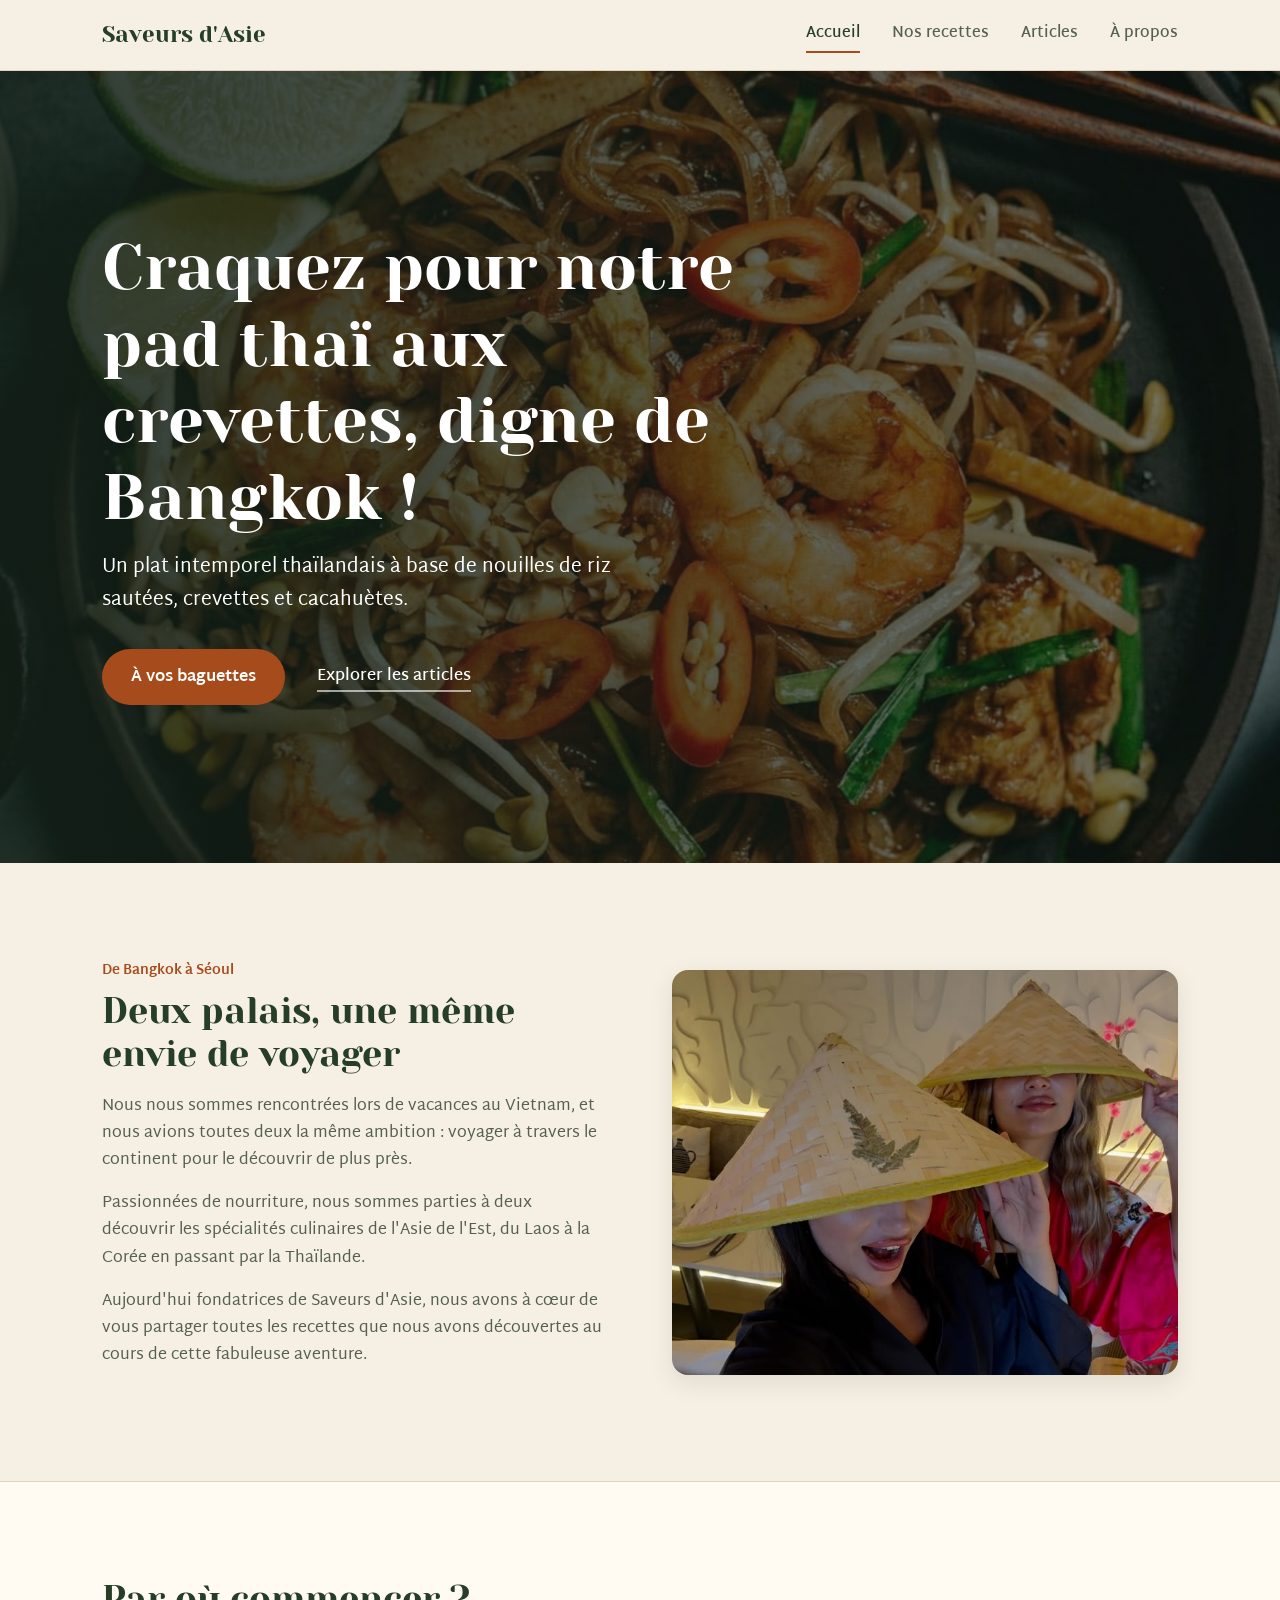
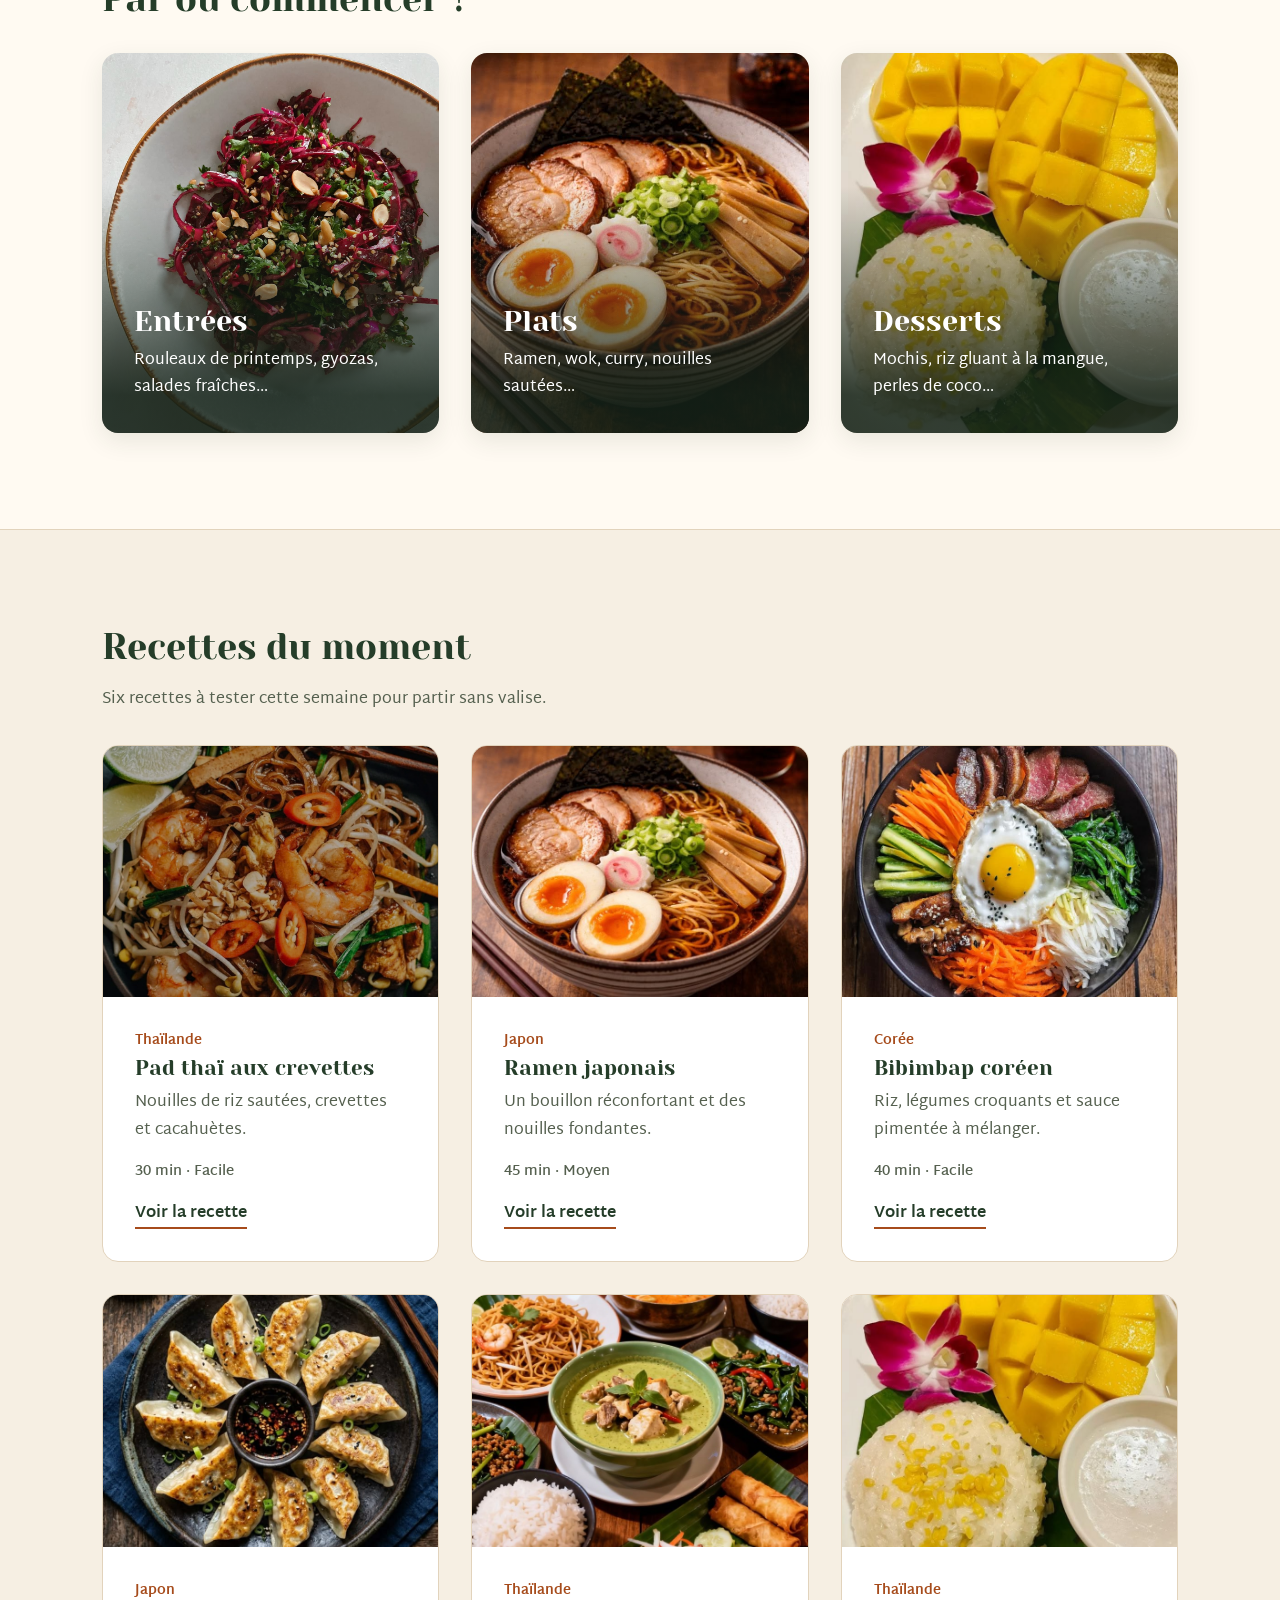
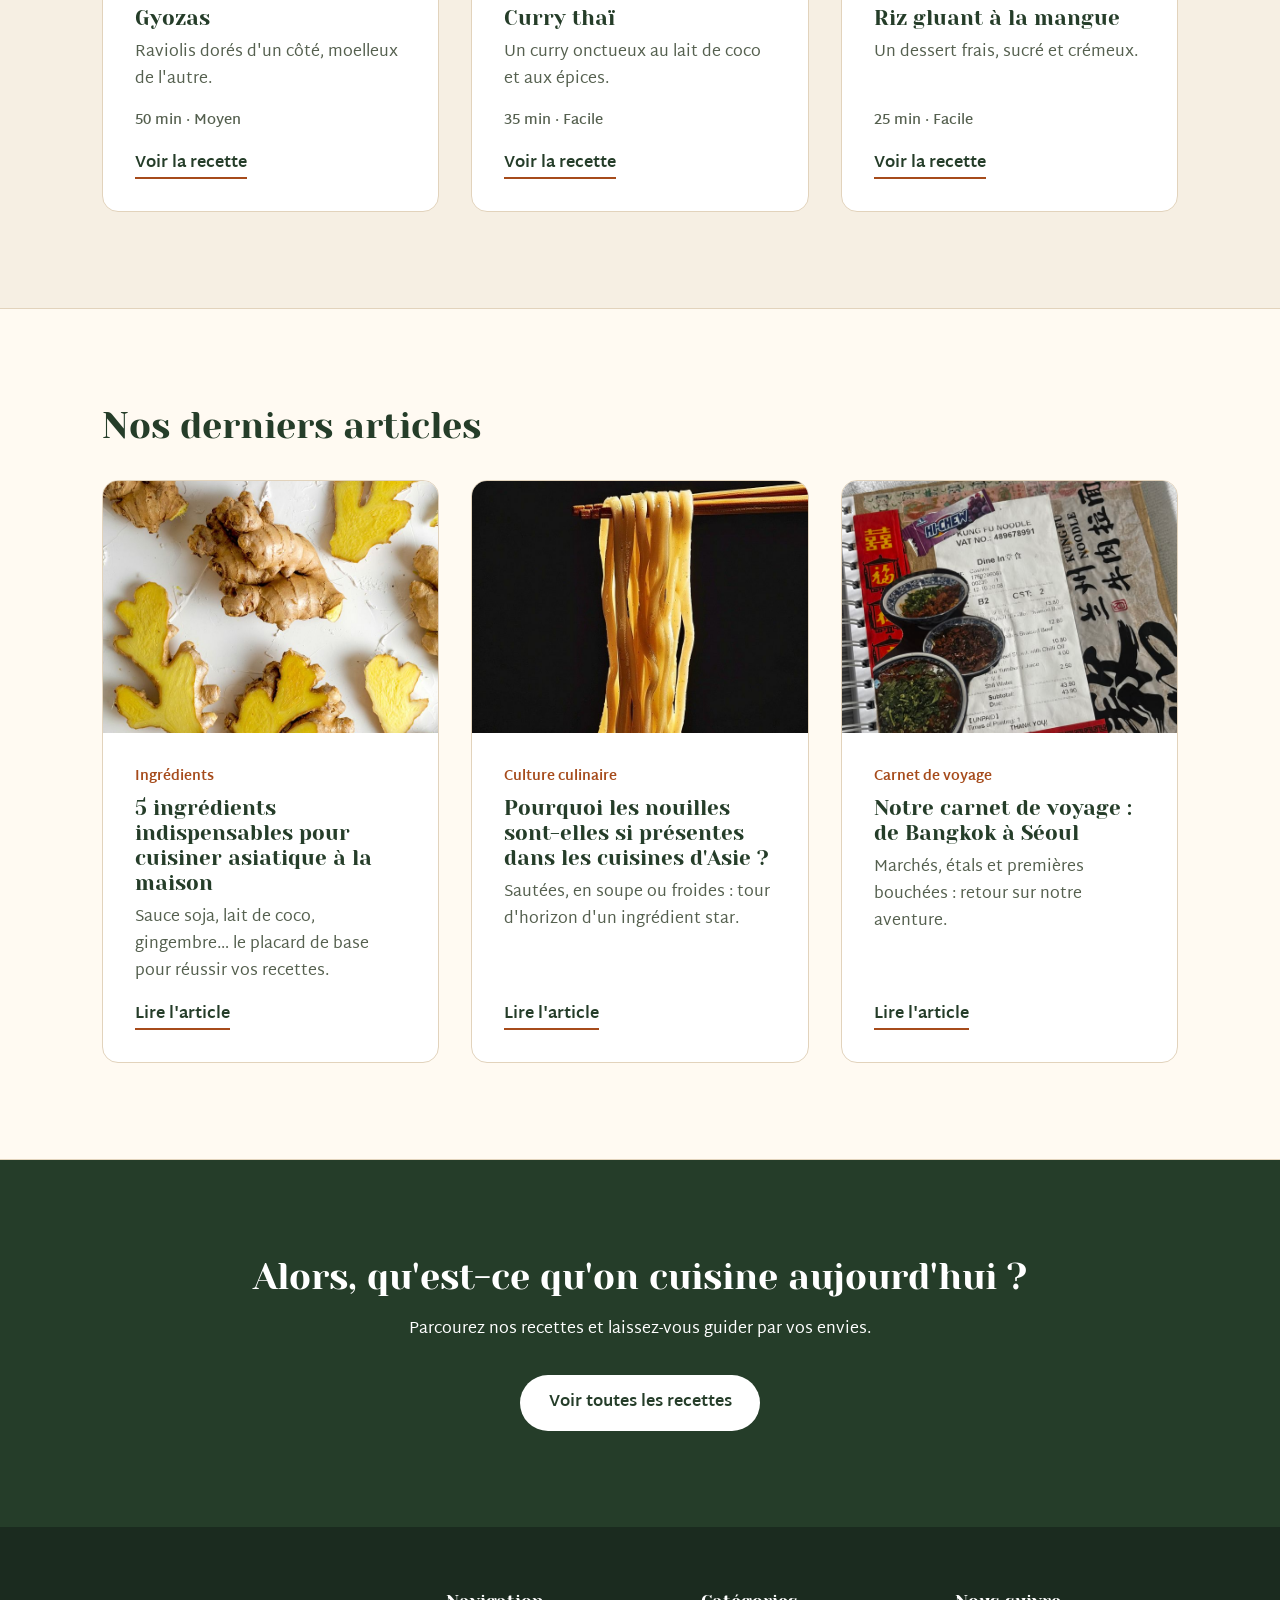
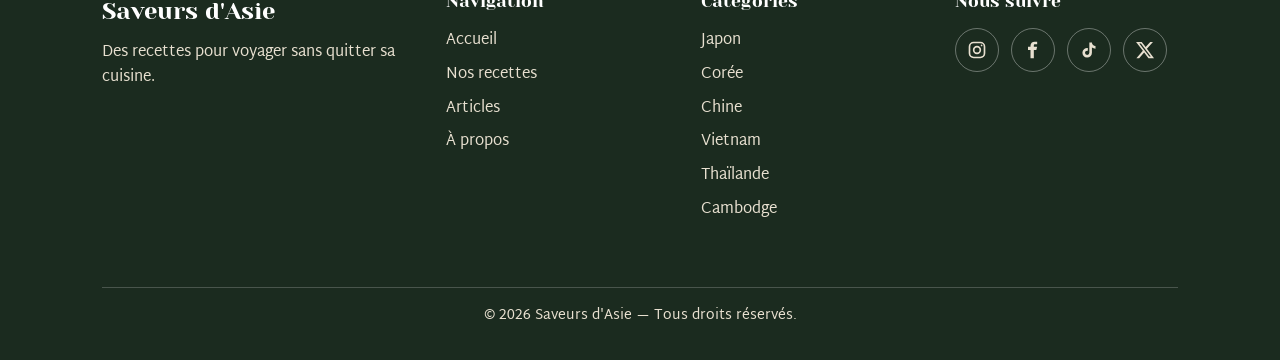
<file: index.html>
<!DOCTYPE html>
<html lang="fr">
<head>
  <meta charset="UTF-8">
  <meta name="viewport" content="width=device-width, initial-scale=1.0">

  <title> Saveurs d'Asie — Accueil</title>
  <meta name="description" content="Recettes asiatiques authentiques, gourmandes et accessibles : Japon, Chine, Thaïlande, Corée, Vietnam et Cambodge. Voyagez depuis votre cuisine.">

  <!-- Aperçu de partage (Open Graph) : mettre l'URL complète de l'image une fois le site en ligne -->
  <meta property="og:title" content="Saveurs d'Asie">
  <meta property="og:description" content="Découvrez nos meilleures recettes qui vous transporteront tout droit en Asie.">
  <meta property="og:image" content="https://TON-SITE.netlify.app/images/partage.jpg">
  <meta property="og:type" content="website">

  <link rel="icon" href="images/favicon-32x32.png" type="image/svg+xml">

  <!-- Polices : Yeseva One (titres) + Martel Sans (texte) -->
  <link rel="preconnect" href="https://fonts.googleapis.com">
  <link rel="preconnect" href="https://fonts.gstatic.com" crossorigin>
  <link href="https://fonts.googleapis.com/css2?family=Martel+Sans:wght@300;400;600;700;800&family=Yeseva+One&display=swap" rel="stylesheet">

  <link rel="stylesheet" href="style.css">
</head>
<body>

  <a href="#contenu" class="skip-link">Aller au contenu</a>

  <!-- ============ HEADER ============ -->
  <header class="site-header">
    <div class="container header-inner">
      <a href="index.html" class="logo"> Saveurs d'Asie</a>

      <nav class="main-nav" aria-label="Navigation principale">
        <a href="index.html" class="active" aria-current="page">Accueil</a>
        <a href="page2.html">Nos recettes</a>
        <a href="#articles">Articles</a>
        <a href="#a-propos">À propos</a>
      </nav>
    </div>
  </header>

  <main id="contenu">

    <!-- ============ HERO ============ -->
    <section class="hero">
      <img src="images/pad_thai.png" alt="Assiette de pad thaï aux crevettes, cacahuètes et citron vert" class="hero-bg">

      <div class="container hero-content">
        <h1>Craquez pour notre pad thaï aux crevettes, digne de Bangkok !</h1>
        <p class="hero-text">Un plat intemporel thaïlandais à base de nouilles de riz sautées, crevettes et cacahuètes.</p>

        <div class="hero-actions">
          <a href="page2.html" class="btn btn-accent">À vos baguettes</a>
          <a href="#articles" class="link-light">Explorer les articles</a>
        </div>
      </div>
    </section>

    <!-- ============ PRÉSENTATION ============ -->
    <section class="section" id="a-propos">
      <div class="container two-columns">
        <div class="col">
          <p class="tag">De Bangkok à Séoul</p>
          <h2>Deux palais, une même envie de voyager</h2>
          <p>Nous nous sommes rencontrées lors de vacances au Vietnam, et nous avions toutes deux la même ambition : voyager à travers le continent pour le découvrir de plus près.</p>
          <p>Passionnées de nourriture, nous sommes parties à deux découvrir les spécialités culinaires de l'Asie de l'Est, du Laos à la Corée en passant par la Thaïlande.</p>
          <p>Aujourd'hui fondatrices de Saveurs d'Asie, nous avons à cœur de vous partager toutes les recettes que nous avons découvertes au cours de cette fabuleuse aventure.</p>
        </div>

        <div class="col">
          <img src="images\fillesduoasie.jpg" alt="Les deux fondatrices de Saveur d'Asie en voyage en Asie" class="col-img">
        </div>
      </div>
    </section>

    <!-- ============ CATÉGORIES ============ -->
    <section class="section section-alt">
      <div class="container">
        <h2>Par où commencer ?</h2>

        <div class="cards cards-3">
          <a href="page2.html" class="cat-card">
            <img src="images/entrées.jpg" alt="Spécialités vietnamiennes : entrées fraîches">
            <div class="cat-body">
              <h3>Entrées</h3>
              <p>Rouleaux de printemps, gyozas, salades fraîches…</p>
            </div>
          </a>

          <a href="page2.html" class="cat-card">
            <img src="images/japon.jpg" alt="Spécialités japonaises : plats mijotés et nouilles">
            <div class="cat-body">
              <h3>Plats</h3>
              <p>Ramen, wok, curry, nouilles sautées…</p>
            </div>
          </a>

          <a href="page2.html" class="cat-card">
            <img src="images/mangostickyrice.jpg" alt="Spécialités thaïlandaises : desserts sucrés">
            <div class="cat-body">
              <h3>Desserts</h3>
              <p>Mochis, riz gluant à la mangue, perles de coco…</p>
            </div>
          </a>
        </div>
      </div>
    </section>

    <!-- ============ RECETTES DU MOMENT ============ -->
    <section class="section">
      <div class="container">
        <h2>Recettes du moment</h2>
        <p class="section-intro">Six recettes à tester cette semaine pour partir sans valise.</p>

        <div class="cards cards-3">
          <article class="recipe-card">
            <img src="images/pad_thai.png" alt="Pad thaï aux crevettes">
            <div class="recipe-body">
              <p class="recipe-country">Thaïlande</p>
              <h3>Pad thaï aux crevettes</h3>
              <p>Nouilles de riz sautées, crevettes et cacahuètes.</p>
              <p class="recipe-meta">30 min · Facile</p>
              <a href="page2.html" class="recipe-link">Voir la recette</a>
            </div>
          </article>

          <article class="recipe-card">
            <img src="images/japon.jpg" alt="Bol de ramen japonais">
            <div class="recipe-body">
              <p class="recipe-country">Japon</p>
              <h3>Ramen japonais</h3>
              <p>Un bouillon réconfortant et des nouilles fondantes.</p>
              <p class="recipe-meta">45 min · Moyen</p>
              <a href="page2.html" class="recipe-link">Voir la recette</a>
            </div>
          </article>

          <article class="recipe-card">
            <img src="images/coree.jpg" alt="Bibimbap coréen">
            <div class="recipe-body">
              <p class="recipe-country">Corée</p>
              <h3>Bibimbap coréen</h3>
              <p>Riz, légumes croquants et sauce pimentée à mélanger.</p>
              <p class="recipe-meta">40 min · Facile</p>
              <a href="page2.html" class="recipe-link">Voir la recette</a>
            </div>
          </article>

          <article class="recipe-card">
            <img src="images/chine.jpg" alt="Gyozas dorés">
            <div class="recipe-body">
              <p class="recipe-country">Japon</p>
              <h3>Gyozas</h3>
              <p>Raviolis dorés d'un côté, moelleux de l'autre.</p>
              <p class="recipe-meta">50 min · Moyen</p>
              <a href="page2.html" class="recipe-link">Voir la recette</a>
            </div>
          </article>

          <article class="recipe-card">
            <img src="images/thailande.jpg" alt="Curry thaï parfumé">
            <div class="recipe-body">
              <p class="recipe-country">Thaïlande</p>
              <h3>Curry thaï</h3>
              <p>Un curry onctueux au lait de coco et aux épices.</p>
              <p class="recipe-meta">35 min · Facile</p>
              <a href="page2.html" class="recipe-link">Voir la recette</a>
            </div>
          </article>

          <article class="recipe-card">
            <img src="images/mangostickyrice.jpg" alt="Riz gluant à la mangue">
            <div class="recipe-body">
              <p class="recipe-country">Thaïlande</p>
              <h3>Riz gluant à la mangue</h3>
              <p>Un dessert frais, sucré et crémeux.</p>
              <p class="recipe-meta">25 min · Facile</p>
              <a href="page2.html" class="recipe-link">Voir la recette</a>
            </div>
          </article>
        </div>
      </div>
    </section>

    <!-- ============ ARTICLES ============ -->
    <section class="section section-alt" id="articles">
      <div class="container">
        <h2>Nos derniers articles</h2>

        <div class="cards cards-3">
          <article class="article-card">
            <img src="images/5ingrédientsarticlegingembre.jpg" alt="Épices et ingrédients d'Asie du Sud-Est">
            <div class="article-body">
              <p class="tag">Ingrédients</p>
              <h3>5 ingrédients indispensables pour cuisiner asiatique à la maison</h3>
              <p>Sauce soja, lait de coco, gingembre… le placard de base pour réussir vos recettes.</p>
              <a href="#" class="recipe-link">Lire l'article</a>
            </div>
          </article>

          <article class="article-card">
            <img src="images/nouillearticle.jpg" alt="Nouilles sautées au wok">
            <div class="article-body">
              <p class="tag">Culture culinaire</p>
              <h3>Pourquoi les nouilles sont-elles si présentes dans les cuisines d'Asie ?</h3>
              <p>Sautées, en soupe ou froides : tour d'horizon d'un ingrédient star.</p>
              <a href="#" class="recipe-link">Lire l'article</a>
            </div>
          </article>

          <article class="article-card">
            <img src="images/carnetvoyagearticle.jpg" alt="Les fondatrices pendant leur voyage en Asie">
            <div class="article-body">
              <p class="tag">Carnet de voyage</p>
              <h3>Notre carnet de voyage : de Bangkok à Séoul</h3>
              <p>Marchés, étals et premières bouchées : retour sur notre aventure.</p>
              <a href="#" class="recipe-link">Lire l'article</a>
            </div>
          </article>
        </div>
      </div>
    </section>

    <!-- ============ CTA ============ -->
    <section class="section section-cta">
      <div class="container">
        <h2>Alors, qu'est-ce qu'on cuisine aujourd'hui ?</h2>
        <p>Parcourez nos recettes et laissez-vous guider par vos envies.</p>
        <a href="page2.html" class="btn btn-light">Voir toutes les recettes</a>
      </div>
    </section>

  </main>

  <!-- ============ FOOTER ============ -->
  <footer class="site-footer">
    <div class="container">
      <div class="footer-grid">

        <div>
          <p class="footer-logo">Saveurs d'Asie</p>
          <p class="footer-text">Des recettes pour voyager sans quitter sa cuisine.</p>
        </div>

        <div>
          <h2 class="footer-title">Navigation</h2>
          <ul class="footer-links">
            <li><a href="index.html">Accueil</a></li>
            <li><a href="page2.html">Nos recettes</a></li>
            <li><a href="#articles">Articles</a></li>
            <li><a href="#a-propos">À propos</a></li>
          </ul>
        </div>

        <div>
          <h2 class="footer-title">Catégories</h2>
          <ul class="footer-links">
            <li><a href="page2.html?pays=Japon">Japon</a></li>
            <li><a href="page2.html?pays=Corée">Corée</a></li>
            <li><a href="page2.html?pays=Chine">Chine</a></li>
            <li><a href="page2.html?pays=Vietnam">Vietnam</a></li>
            <li><a href="page2.html?pays=Thaïlande">Thaïlande</a></li>
            <li><a href="page2.html?pays=Cambodge">Cambodge</a></li>
          </ul>
        </div>

        <div>
          <h2 class="footer-title">Nous suivre</h2>
          <!-- Icônes en SVG intégré : aucune dépendance (Font Awesome n'est pas chargé dans le projet) -->
          <div class="footer-socials">
            <a href="#" aria-label="Instagram">
              <svg viewBox="0 0 24 24" aria-hidden="true" fill="none" stroke="currentColor" stroke-width="2"><rect x="3" y="3" width="18" height="18" rx="5"/><circle cx="12" cy="12" r="4"/><circle cx="17.5" cy="6.5" r="1" fill="currentColor" stroke="none"/></svg>
            </a>
            <a href="#" aria-label="Facebook">
              <svg viewBox="0 0 24 24" aria-hidden="true" fill="currentColor"><path d="M9 8H6v4h3v10h4V12h3l1-4h-4V6.5c0-1 .3-1.5 1.6-1.5H17V2h-3c-3 0-5 1.8-5 5z"/></svg>
            </a>
            <a href="#" aria-label="TikTok">
              <svg viewBox="0 0 24 24" aria-hidden="true" fill="currentColor"><path d="M16.6 5.8A4.3 4.3 0 0 1 15.5 3h-3.1v12.4a2.6 2.6 0 1 1-2.6-2.6c.3 0 .5 0 .8.1V9.7a5.7 5.7 0 1 0 4.9 5.6V9a7.4 7.4 0 0 0 4.3 1.4V7.3a4.3 4.3 0 0 1-3.2-1.5z"/></svg>
            </a>
            <a href="#" aria-label="X / Twitter">
              <svg viewBox="0 0 24 24" aria-hidden="true" fill="currentColor"><path d="M18.244 2.25h3.308l-7.227 8.26 8.502 11.24H16.17l-5.214-6.817L4.99 21.75H1.68l7.73-8.835L1.254 2.25H8.08l4.713 6.231zm-1.161 17.52h1.833L7.084 4.126H5.117z"/></svg>
            </a>
          </div>
        </div>

      </div>

      <p class="footer-copy">© 2026 Saveurs d'Asie — Tous droits réservés.</p>
    </div>
  </footer>

  <script src="script.js"></script>
</body>
</html>
</file>
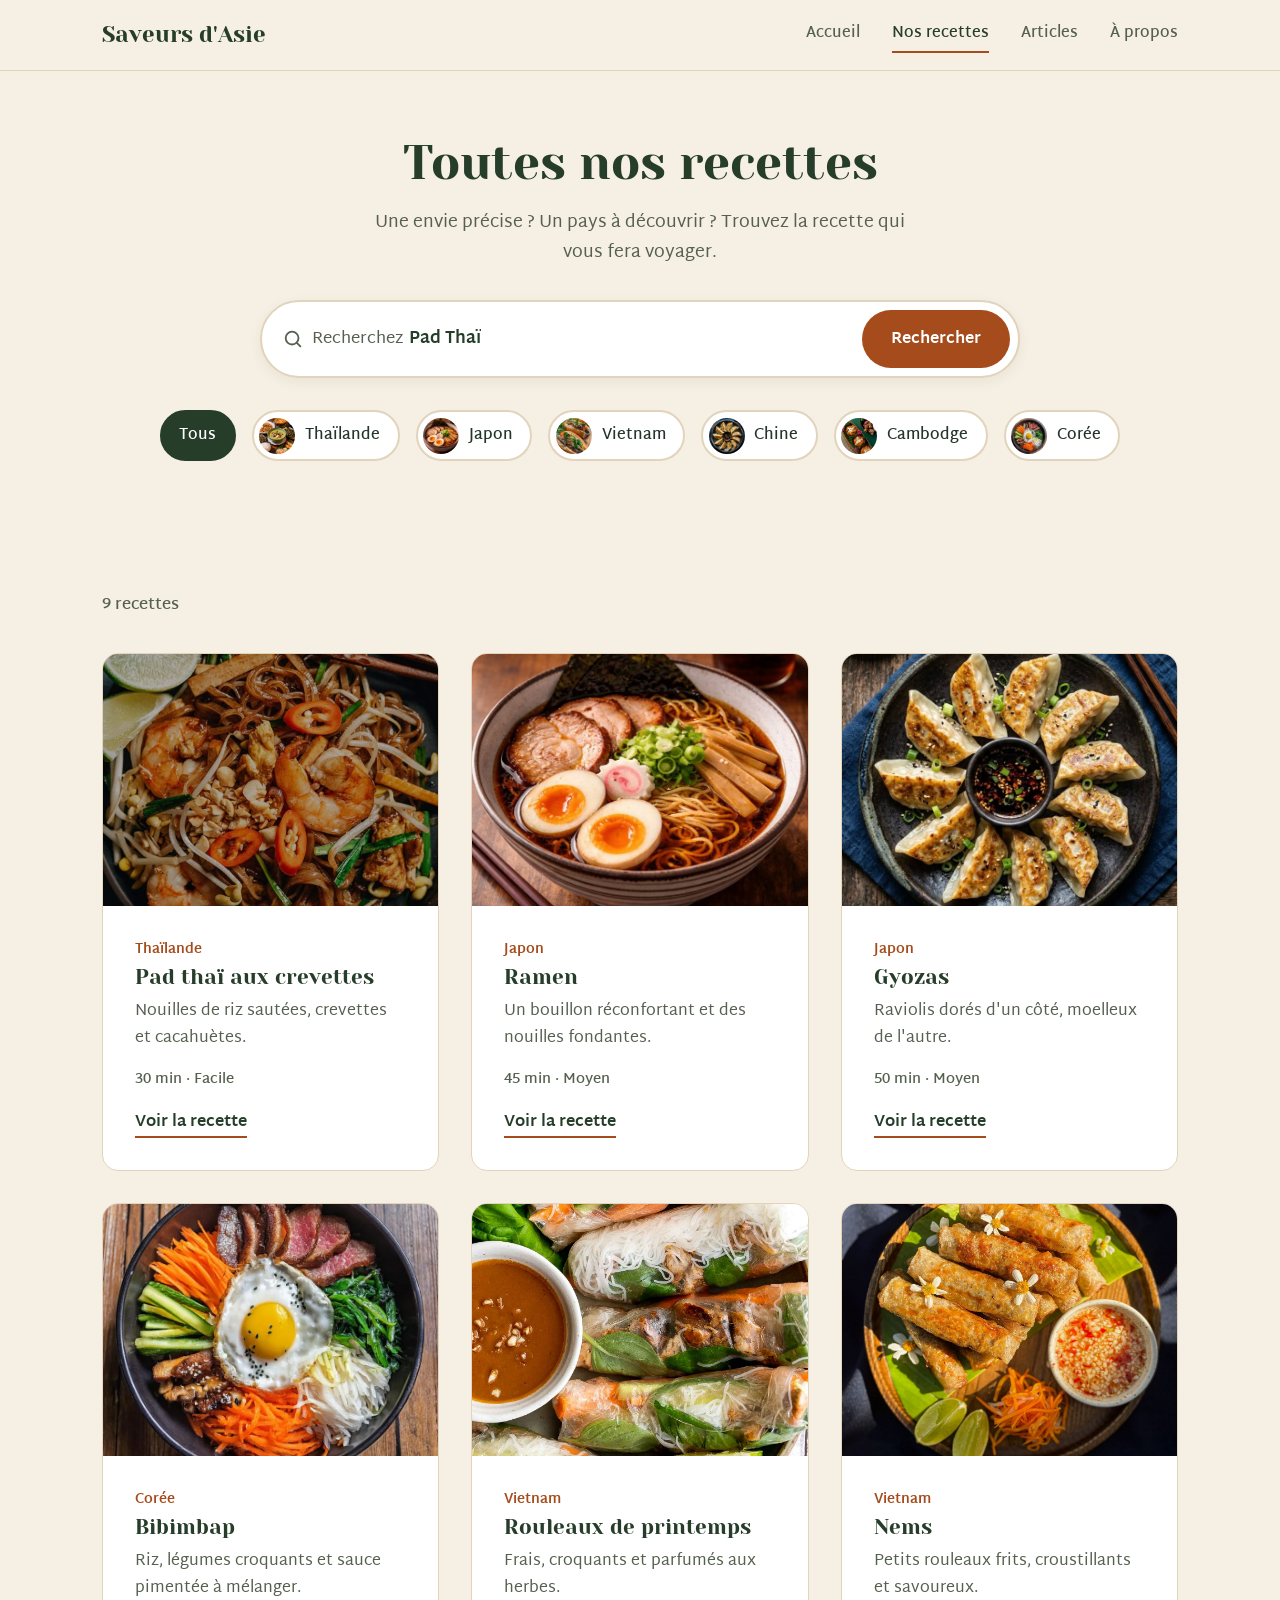
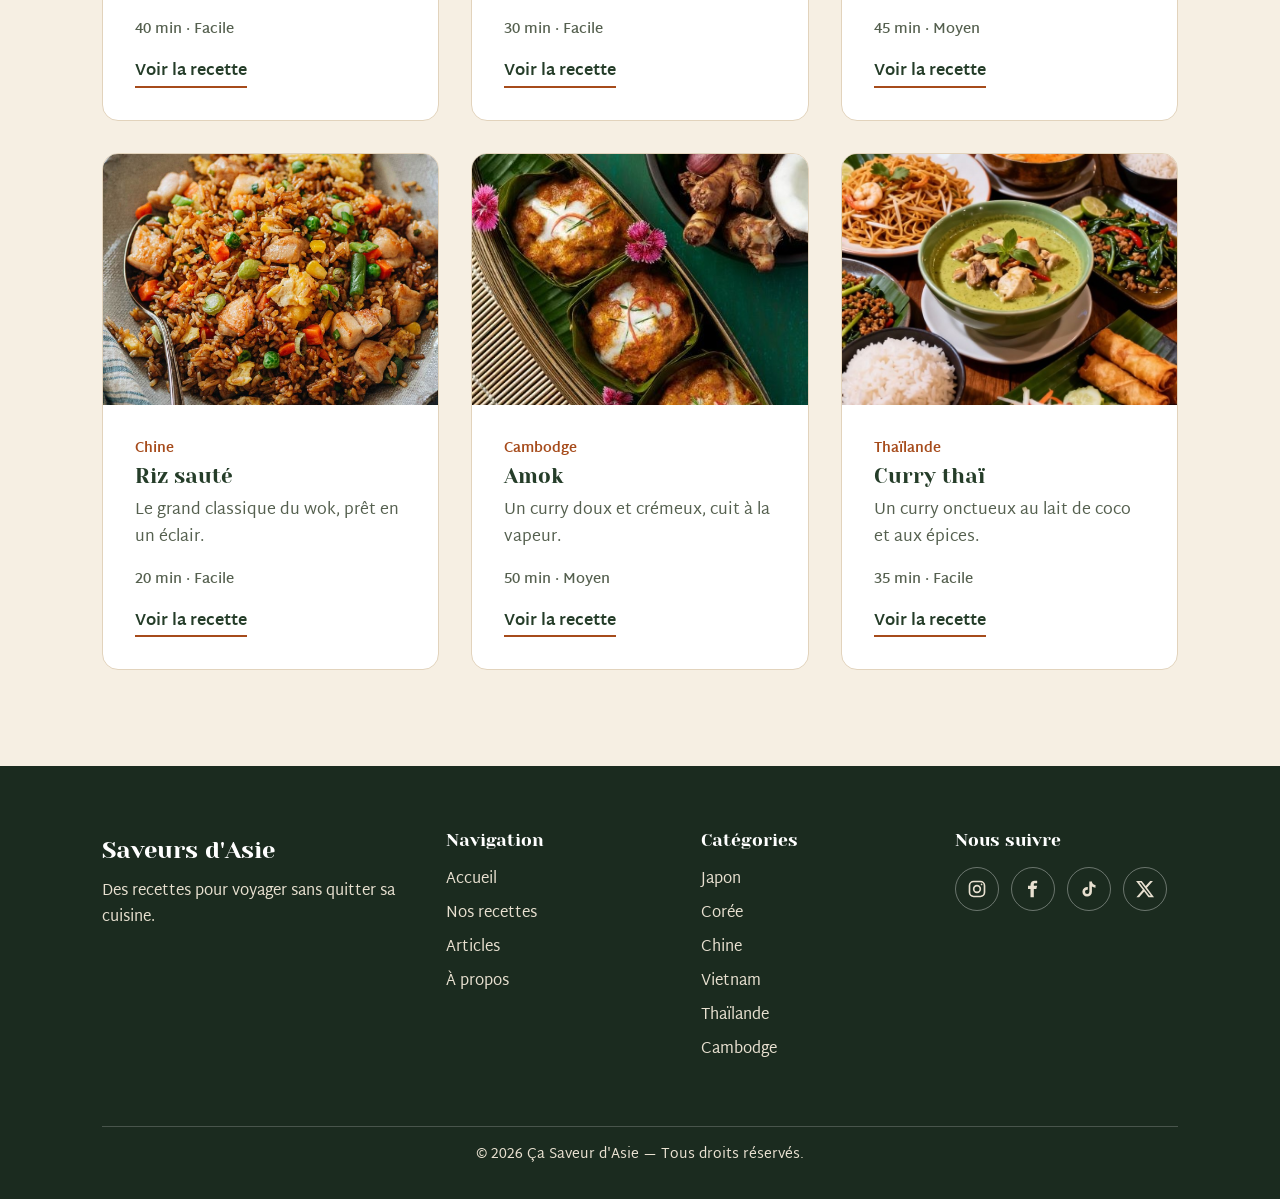
<file: page2.html>
<!DOCTYPE html>
<html lang="fr">
<head>
  <meta charset="UTF-8">
  <meta name="viewport" content="width=device-width, initial-scale=1.0">

  <title>Nos recettes — Saveurs d'Asie</title>
  <meta name="description" content="Toutes les recettes de Saveurs d'Asie : recherchez par mot-clé ou par pays (Thaïlande, Japon, Vietnam, Chine, Cambodge, Corée).">

  <meta property="og:title" content="Nos recettes — Saveurs d'Asie">
  <meta property="og:description" content="Une envie précise ? Un pays à découvrir ? Trouvez la recette qui vous fera voyager.">
  <meta property="og:image" content="https://TON-SITE.netlify.app/images/partage.jpg">
  <meta property="og:type" content="website">

  <link rel="icon" href="images/favicon-32x32.png" type="image/svg+xml">

  <link rel="preconnect" href="https://fonts.googleapis.com">
  <link rel="preconnect" href="https://fonts.gstatic.com" crossorigin>
  <link href="https://fonts.googleapis.com/css2?family=Martel+Sans:wght@300;400;600;700;800&family=Yeseva+One&display=swap" rel="stylesheet">

  <link rel="stylesheet" href="style.css">
</head>
<body>

  <a href="#contenu" class="skip-link">Aller au contenu</a>

  <!-- HEADER identique à l'accueil -->
  <header class="site-header">
    <div class="container header-inner">
      <a href="index.html" class="logo"> Saveurs d'Asie</a>

      <nav class="main-nav" aria-label="Navigation principale">
        <a href="index.html">Accueil</a>
        <a href="page2.html" class="active" aria-current="page">Nos recettes</a>
        <a href="index.html#articles">Articles</a>
        <a href="index.html#a-propos">À propos</a>
      </nav>
    </div>
  </header>

  <main id="contenu">

    <!-- ============ HERO DE PAGE + RECHERCHE ============ -->
    <section class="hero-sm">
      <div class="container">
        <h1>Toutes nos recettes</h1>
        <p class="hero-sub">Une envie précise ? Un pays à découvrir ? Trouvez la recette qui vous fera voyager.</p>

        <!-- Barre de recherche : le JavaScript écoute le champ #recherche -->
        <form class="search-bar" id="formulaire-recherche" role="search">
          <svg class="search-icon" viewBox="0 0 24 24" aria-hidden="true" fill="none" stroke="currentColor" stroke-width="2" stroke-linecap="round"><circle cx="11" cy="11" r="7"/><path d="M20 20l-3.5-3.5"/></svg>
          <!-- .search-field : conteneur qui sert de repère pour le texte animé -->
          <div class="search-field">
            <label for="recherche" class="sr-only">Rechercher une recette</label>
            <input type="search" id="recherche" name="q" placeholder="Rechercher une recette, un ingrédient…" autocomplete="off">

            <!-- Texte animé (décoratif, ignoré par les lecteurs d'écran) -->
            <div class="search-hint" aria-hidden="true">
              <span class="hint-fixe">Recherchez</span>
              <span class="hint-mots" id="hint-mots"></span>
            </div>
          </div>
          <button type="submit" class="btn btn-accent">Rechercher</button>
        </form>
      </div>
    </section>

    <!-- ============ FILTRES PAR PAYS ============ -->
    <section class="section-filters" aria-label="Filtrer par pays">
      <div class="container">
        <div class="categories">
          <button type="button" class="filtre active" data-pays="tous">
            <span class="filtre-all">Tous</span>
          </button>
          <button type="button" class="filtre" data-pays="Thaïlande">
            <img src="images/thailande.jpg" alt=""><span>Thaïlande</span>
          </button>
          <button type="button" class="filtre" data-pays="Japon">
            <img src="images/japon.jpg" alt=""><span>Japon</span>
          </button>
          <button type="button" class="filtre" data-pays="Vietnam">
            <img src="images/vietnam.jpg" alt=""><span>Vietnam</span>
          </button>
          <button type="button" class="filtre" data-pays="Chine">
            <img src="images/chine.jpg" alt=""><span>Chine</span>
          </button>
          <button type="button" class="filtre" data-pays="Cambodge">
            <img src="images/cambodge.jpg" alt=""><span>Cambodge</span>
          </button>
          <button type="button" class="filtre" data-pays="Corée">
            <img src="images/corée.jpg" alt=""><span>Corée</span>
          </button>
        </div>
      </div>
    </section>

    <!-- ============ GRILLE DE RECETTES ============ -->
    <section class="section">
      <div class="container">

        <h2 class="sr-only">Résultats</h2>

        <div class="results-bar">
          <p id="compteur" aria-live="polite"></p>
          <button type="button" id="reset" class="reset-btn" hidden>Réinitialiser</button>
        </div>

        <div class="cards cards-3" id="grille">

          <article class="recipe-card" data-pays="Thaïlande" data-mots="nouilles de riz crevettes cacahuètes citron vert">
            <img src="images/pad_thai.png" alt="Pad thaï aux crevettes">
            <div class="recipe-body">
              <p class="recipe-country">Thaïlande</p>
              <h3>Pad thaï aux crevettes</h3>
              <p>Nouilles de riz sautées, crevettes et cacahuètes.</p>
              <p class="recipe-meta">30 min · Facile</p>
              <a href="#" class="recipe-link">Voir la recette</a>
            </div>
          </article>

          <article class="recipe-card" data-pays="Japon" data-mots="bouillon nouilles porc oeuf soupe">
            <img src="images/japon.jpg" alt="Bol de ramen japonais">
            <div class="recipe-body">
              <p class="recipe-country">Japon</p>
              <h3>Ramen</h3>
              <p>Un bouillon réconfortant et des nouilles fondantes.</p>
              <p class="recipe-meta">45 min · Moyen</p>
              <a href="#" class="recipe-link">Voir la recette</a>
            </div>
          </article>

          <article class="recipe-card" data-pays="Japon" data-mots="raviolis porc chou gingembre">
            <img src="images/chine.jpg" alt="Gyozas dorés servis avec leur sauce pimentée">
            <div class="recipe-body">
              <p class="recipe-country">Japon</p>
              <h3>Gyozas</h3>
              <p>Raviolis dorés d'un côté, moelleux de l'autre.</p>
              <p class="recipe-meta">50 min · Moyen</p>
              <a href="#" class="recipe-link">Voir la recette</a>
            </div>
          </article>

          <article class="recipe-card" data-pays="Corée" data-mots="riz légumes boeuf oeuf gochujang">
            <img src="images/coree.jpg" alt="Bibimbap coréen">
            <div class="recipe-body">
              <p class="recipe-country">Corée</p>
              <h3>Bibimbap</h3>
              <p>Riz, légumes croquants et sauce pimentée à mélanger.</p>
              <p class="recipe-meta">40 min · Facile</p>
              <a href="#" class="recipe-link">Voir la recette</a>
            </div>
          </article>

          <article class="recipe-card" data-pays="Vietnam" data-mots="galette de riz crevettes menthe entrée fraîche">
            <img src="images/rouleaudeprintemps.jpg" alt="Rouleaux de printemps, sauce cacahuète et citron vert">
            <div class="recipe-body">
              <p class="recipe-country">Vietnam</p>
              <h3>Rouleaux de printemps</h3>
              <p>Frais, croquants et parfumés aux herbes.</p>
              <p class="recipe-meta">30 min · Facile</p>
              <a href="#" class="recipe-link">Voir la recette</a>
            </div>
          </article>

          <article class="recipe-card" data-pays="Vietnam" data-mots="friture porc carotte entrée croustillant">
            <img src="images/nems.jpg" alt="Nems croustillants sur une feuille de bananier">
            <div class="recipe-body">
              <p class="recipe-country">Vietnam</p>
              <h3>Nems</h3>
              <p>Petits rouleaux frits, croustillants et savoureux.</p>
              <p class="recipe-meta">45 min · Moyen</p>
              <a href="#" class="recipe-link">Voir la recette</a>
            </div>
          </article>

          <article class="recipe-card" data-pays="Chine" data-mots="riz oeuf petits pois wok">
            <img src="images/rizsaute.jpg" alt="Riz sauté aux légumes, œuf et poulet">
            <div class="recipe-body">
              <p class="recipe-country">Chine</p>
              <h3>Riz sauté</h3>
              <p>Le grand classique du wok, prêt en un éclair.</p>
              <p class="recipe-meta">20 min · Facile</p>
              <a href="#" class="recipe-link">Voir la recette</a>
            </div>
          </article>

          <article class="recipe-card" data-pays="Cambodge" data-mots="poisson lait de coco citronnelle curry">
            <img src="images/cambodge.jpg" alt="Amok cambodgien">
            <div class="recipe-body">
              <p class="recipe-country">Cambodge</p>
              <h3>Amok</h3>
              <p>Un curry doux et crémeux, cuit à la vapeur.</p>
              <p class="recipe-meta">50 min · Moyen</p>
              <a href="#" class="recipe-link">Voir la recette</a>
            </div>
          </article>

          <article class="recipe-card" data-pays="Thaïlande" data-mots="lait de coco poulet épices piment">
            <img src="images/thailande.jpg" alt="Curry thaï">
            <div class="recipe-body">
              <p class="recipe-country">Thaïlande</p>
              <h3>Curry thaï</h3>
              <p>Un curry onctueux au lait de coco et aux épices.</p>
              <p class="recipe-meta">35 min · Facile</p>
              <a href="#" class="recipe-link">Voir la recette</a>
            </div>
          </article>

        </div>

        <!-- Message affiché par le JavaScript quand rien ne correspond -->
        <div id="aucun-resultat" class="no-result" hidden>
          <h3>Aucune recette trouvée</h3>
          <p>Essayez un autre mot-clé, ou changez de pays.</p>
        </div>

      </div>
    </section>

  </main>

  <!-- ============ FOOTER ============ -->
  <footer class="site-footer">
    <div class="container">
      <div class="footer-grid">

        <div>
          <p class="footer-logo">Saveurs d'Asie</p>
          <p class="footer-text">Des recettes pour voyager sans quitter sa cuisine.</p>
        </div>

        <div>
          <h2 class="footer-title">Navigation</h2>
          <ul class="footer-links">
            <li><a href="index.html">Accueil</a></li>
            <li><a href="page2.html">Nos recettes</a></li>
            <li><a href="index.html#articles">Articles</a></li>
            <li><a href="index.html#a-propos">À propos</a></li>
          </ul>
        </div>

        <div>
          <h2 class="footer-title">Catégories</h2>
          <ul class="footer-links">
            <li><a href="page2.html?pays=Japon">Japon</a></li>
            <li><a href="page2.html?pays=Corée">Corée</a></li>
            <li><a href="page2.html?pays=Chine">Chine</a></li>
            <li><a href="page2.html?pays=Vietnam">Vietnam</a></li>
            <li><a href="page2.html?pays=Thaïlande">Thaïlande</a></li>
            <li><a href="page2.html?pays=Cambodge">Cambodge</a></li>
          </ul>
        </div>

        <div>
          <h2 class="footer-title">Nous suivre</h2>
          <div class="footer-socials">
            <a href="#" aria-label="Instagram">
              <svg viewBox="0 0 24 24" aria-hidden="true" fill="none" stroke="currentColor" stroke-width="2"><rect x="3" y="3" width="18" height="18" rx="5"/><circle cx="12" cy="12" r="4"/><circle cx="17.5" cy="6.5" r="1" fill="currentColor" stroke="none"/></svg>
            </a>
            <a href="#" aria-label="Facebook">
              <svg viewBox="0 0 24 24" aria-hidden="true" fill="currentColor"><path d="M9 8H6v4h3v10h4V12h3l1-4h-4V6.5c0-1 .3-1.5 1.6-1.5H17V2h-3c-3 0-5 1.8-5 5z"/></svg>
            </a>
            <a href="#" aria-label="TikTok">
              <svg viewBox="0 0 24 24" aria-hidden="true" fill="currentColor"><path d="M16.6 5.8A4.3 4.3 0 0 1 15.5 3h-3.1v12.4a2.6 2.6 0 1 1-2.6-2.6c.3 0 .5 0 .8.1V9.7a5.7 5.7 0 1 0 4.9 5.6V9a7.4 7.4 0 0 0 4.3 1.4V7.3a4.3 4.3 0 0 1-3.2-1.5z"/></svg>
            </a>
            <a href="#" aria-label="X / Twitter">
              <svg viewBox="0 0 24 24" aria-hidden="true" fill="currentColor"><path d="M18.244 2.25h3.308l-7.227 8.26 8.502 11.24H16.17l-5.214-6.817L4.99 21.75H1.68l7.73-8.835L1.254 2.25H8.08l4.713 6.231zm-1.161 17.52h1.833L7.084 4.126H5.117z"/></svg>
            </a>
          </div>
        </div>

      </div>

      <p class="footer-copy">© 2026 Ça Saveur d'Asie — Tous droits réservés.</p>
    </div>
  </footer>

  <script src="script.js"></script>
</body>
</html>
</file>
<file: style.css>
/* ============================================================
   1. VARIABLES — palette, polices, espacements
   ============================================================ */
:root {
  /* Couleurs : crème, vert profond, terracotta, blanc */
  --color-bg: #F6EFE3;          /* Fond général (crème) */
  --color-text: #24352A;        /* Texte principal (vert très foncé, bon contraste) */
  --color-muted: #55604F;       /* Texte secondaire */
  --color-accent: #253d29;      /* Vert profond : couleur principale */
  --color-terracotta: #A64B1B;  /* Accent chaud */
  --color-accent-dark: #7E3712; /* Terracotta foncé (hover) */
  --color-card: #FFFAF2;        /* Fond des cartes */
  --color-border: #E2D3BC;      /* Bordures discrètes */

  /* Typographie (chargée via Google Fonts dans le <head>) */
  --font-heading: 'Yeseva One', Georgia, serif;
  --font-body: 'Martel Sans', -apple-system, 'Segoe UI', Roboto, sans-serif;

  /* Espacements */
  --space-xs: 0.5rem;
  --space-sm: 1rem;
  --space-md: 2rem;
  --space-lg: 4rem;
  --space-xl: 6rem;

  /* Autres */
  --radius: 16px;
  --radius-sm: 8px;
  --max-width: 1140px;
  --transition: 0.25s ease;
  --shadow: 0 8px 24px rgba(37, 61, 41, 0.10);
}


/* ============================================================
   2. RESET
   ============================================================ */
*, *::before, *::after {
  box-sizing: border-box;
  margin: 0;
  padding: 0;
}

html { scroll-behavior: smooth; }

img {
  max-width: 100%;
  height: auto;
  display: block;
}

a { color: inherit; text-decoration: none; }

/* Un élément avec l'attribut "hidden" doit vraiment disparaître */
[hidden] { display: none !important; }


/* ============================================================
   3. BASE
   ============================================================ */
body {
  font-family: var(--font-body);
  font-size: 16px;
  line-height: 1.7;
  color: var(--color-text);
  background: var(--color-bg);
}

h1, h2, h3 {
  font-family: var(--font-heading);
  font-weight: 400;       /* Yeseva One n'existe qu'en un seul poids */
  line-height: 1.2;
  color: var(--color-accent);
}

h1 { font-size: 3.5rem; margin-bottom: var(--space-sm); }
h2 { font-size: 2.25rem; margin-bottom: var(--space-sm); }
h3 { font-size: 1.3rem; margin-bottom: var(--space-xs); }

p {
  margin-bottom: var(--space-sm);
  color: var(--color-muted);
}

/* Focus visible pour la navigation au clavier */
:focus-visible {
  outline: 3px solid var(--color-terracotta);
  outline-offset: 3px;
}

/* Texte réservé aux lecteurs d'écran */
.sr-only {
  position: absolute;
  width: 1px;
  height: 1px;
  overflow: hidden;
  clip: rect(0, 0, 0, 0);
  white-space: nowrap;
}

/* Lien d'évitement */
.skip-link {
  position: absolute;
  left: -9999px;
  top: 0;
  background: var(--color-accent);
  color: #fff;
  padding: var(--space-xs) var(--space-sm);
  z-index: 200;
}
.skip-link:focus { left: var(--space-sm); }


/* ============================================================
   4. LAYOUT
   ============================================================ */
.container {
  max-width: var(--max-width);
  margin: 0 auto;
  padding: 0 var(--space-md);
}

.section { padding: var(--space-xl) 0; }

.section-alt {
  background: var(--color-card);
  border-top: 1px solid var(--color-border);
  border-bottom: 1px solid var(--color-border);
}

.section-intro {
  max-width: 560px;
  margin-bottom: var(--space-md);
}

.two-columns {
  display: grid;
  grid-template-columns: 1fr 1fr;
  gap: var(--space-lg);
  align-items: center;
}

.col-img {
  width: 100%;
  aspect-ratio: 5 / 4;   /* format paysage : la photo des fondatrices reste entière */
  object-fit: cover;
  border-radius: var(--radius);
  box-shadow: var(--shadow);
}

/* Petite mention décorative */
.tag {
  font-size: 0.85rem;
  font-weight: 700;
  color: var(--color-terracotta);
  margin-bottom: var(--space-xs);
}


/* ============================================================
   5. HEADER
   ============================================================ */
.site-header {
  background: var(--color-bg);
  border-bottom: 1px solid var(--color-border);
  padding: var(--space-sm) 0;
  position: sticky;
  top: 0;
  z-index: 100;
}

.header-inner {
  display: flex;
  align-items: center;
  justify-content: space-between;
  gap: var(--space-sm);
}

.logo {
  font-family: var(--font-heading);
  font-size: 1.4rem;
  color: var(--color-accent);
}

.main-nav {
  display: flex;
  gap: var(--space-md);
}

.main-nav a {
  font-size: 0.95rem;
  font-weight: 600;
  color: var(--color-muted);
  padding: 4px 0;
  border-bottom: 2px solid transparent;
  transition: color var(--transition), border-color var(--transition);
}

.main-nav a:hover { color: var(--color-accent); }

/* Lien de la page courante */
.main-nav a.active {
  color: var(--color-accent);
  border-bottom-color: var(--color-terracotta);
}


/* ============================================================
   6. HERO (accueil)
   ============================================================ */
.hero {
  position: relative;
  overflow: hidden;
  isolation: isolate;
  min-height: 88vh;
  display: flex;
  align-items: center;
}

.hero-bg {
  position: absolute;
  inset: 0;
  width: 100%;
  height: 100%;
  object-fit: cover;
  z-index: -2;
}

/* Overlay sombre pour garder le texte lisible */
.hero::before {
  content: "";
  position: absolute;
  inset: 0;
  background: linear-gradient(90deg, rgba(20, 34, 24, 0.80) 0%, rgba(20, 34, 24, 0.35) 100%);
  z-index: -1;
}

.hero-content { width: 100%; }

.hero h1 {
  color: #fff;
  max-width: 680px;
  font-size: 4rem;
}

.hero-text {
  color: #fff;
  font-size: 1.2rem;
  max-width: 520px;
  margin-bottom: var(--space-md);
}

.hero-actions {
  display: flex;
  align-items: center;
  flex-wrap: wrap;
  gap: var(--space-md);
}

.link-light {
  color: #fff;
  font-weight: 600;
  border-bottom: 2px solid rgba(255, 255, 255, 0.6);
  transition: border-color var(--transition);
}
.link-light:hover { border-bottom-color: #fff; }

/* Hero de la page "Nos recettes" */
.hero-sm {
  padding: var(--space-lg) 0 var(--space-md);
  text-align: center;
}

.hero-sm h1 { font-size: 3rem; }

.hero-sub {
  max-width: 560px;
  margin: 0 auto var(--space-md);
  font-size: 1.1rem;
}


/* ============================================================
   7. BOUTONS
   ============================================================ */
.btn {
  display: inline-block;
  background: var(--color-accent);
  color: #fff;
  padding: 0.9rem 1.8rem;
  border-radius: 999px;
  font-family: var(--font-body);
  font-size: 1rem;
  font-weight: 700;
  border: none;
  cursor: pointer;
  transition: background var(--transition), transform var(--transition);
}

.btn:hover { transform: translateY(-1px); }

.btn-accent { background: var(--color-terracotta); }
.btn-accent:hover { background: var(--color-accent-dark); }

.btn-light { background: #fff; color: var(--color-accent); }
.btn-light:hover { background: var(--color-bg); }


/* ============================================================
   8. CARTES
   ============================================================ */
.cards {
  display: grid;
  gap: var(--space-md);
  margin-top: var(--space-md);
}

.cards-3 { grid-template-columns: repeat(3, 1fr); }

/* --- Cartes catégories (image + texte par-dessus) --- */
.cat-card {
  position: relative;
  display: block;
  border-radius: var(--radius);
  overflow: hidden;
  min-height: 380px;
  isolation: isolate;
  box-shadow: var(--shadow);
}

.cat-card img {
  position: absolute;
  inset: 0;
  width: 100%;
  height: 100%;
  object-fit: cover;
  z-index: -2;
  transition: transform 0.5s ease;
}

.cat-card::after {
  content: "";
  position: absolute;
  inset: 0;
  background: linear-gradient(to top, rgba(20, 34, 24, 0.85) 10%, rgba(20, 34, 24, 0) 65%);
  z-index: -1;
}

.cat-card:hover img { transform: scale(1.05); }

.cat-body {
  position: absolute;
  left: 0;
  right: 0;
  bottom: 0;
  padding: var(--space-md);
}

.cat-body h3 { color: #fff; font-size: 1.8rem; }
.cat-body p { color: #fff; margin: 0; }

/* --- Cartes recettes et articles --- */
.recipe-card,
.article-card {
  background: #fff;
  border: 1px solid var(--color-border);
  border-radius: var(--radius);
  overflow: hidden;
  display: flex;
  flex-direction: column;
  transition: transform var(--transition), box-shadow var(--transition);
}

.recipe-card:hover,
.article-card:hover {
  transform: translateY(-4px);
  box-shadow: var(--shadow);
}

.recipe-card img,
.article-card img {
  width: 100%;
  aspect-ratio: 4 / 3;
  object-fit: cover;
}

/* Recadre la photo des nouilles vers le haut (baguettes visibles) */
.article-card img.focus-haut { object-position: center 35%; }

.recipe-body,
.article-body {
  padding: var(--space-md);
  display: flex;
  flex-direction: column;
  flex: 1;
}

.recipe-country {
  font-size: 0.85rem;
  font-weight: 700;
  color: var(--color-terracotta);
  margin-bottom: 0.25rem;
}

.recipe-meta {
  font-size: 0.9rem;
  font-weight: 600;
  margin-top: auto;   /* pousse le lien en bas de la carte */
}

.recipe-link {
  font-weight: 700;
  color: var(--color-accent);
  border-bottom: 2px solid var(--color-terracotta);
  align-self: flex-start;
  transition: color var(--transition);
}
.recipe-link:hover { color: var(--color-terracotta); }

.article-body .recipe-link { margin-top: auto; }


/* ============================================================
   9. PAGE "NOS RECETTES" : recherche, filtres, résultats
   ============================================================ */
.search-bar {
  display: flex;
  align-items: center;
  gap: var(--space-xs);
  max-width: 760px;
  margin: 0 auto;
  padding: 0.5rem 0.5rem 0.5rem 1.25rem;
  background: #fff;
  border: 2px solid var(--color-border);
  border-radius: 999px;
  box-shadow: 0 4px 14px rgba(37, 61, 41, 0.06);
  transition: border-color var(--transition), box-shadow var(--transition);
}

/* Effet au focus : tout le composant s'illumine */
.search-bar:focus-within {
  border-color: var(--color-accent);
  box-shadow: 0 6px 20px rgba(37, 61, 41, 0.15);
}

.search-icon {
  width: 22px;
  height: 22px;
  flex-shrink: 0;
  color: var(--color-muted);
}

.search-bar input {
  width: 100%;
  border: none;
  background: transparent;
  font-family: var(--font-body);
  font-size: 1.05rem;
  color: var(--color-text);
  padding: 0.6rem 0;
}

/* Le contour est porté par .search-bar:focus-within */
.search-bar input:focus-visible { outline: none; }

/* --- Texte animé de la barre de recherche --- */
.search-field {
  position: relative;
  flex: 1;
  min-width: 0;
}

/* Calque posé sur l'input, il ne bloque pas les clics */
.search-hint {
  position: absolute;
  inset: 0;
  display: none;            /* affiché seulement si le JS active l'animation */
  align-items: center;
  gap: 0.3em;
  font-size: 1.05rem;       /* même taille que l'input pour un alignement parfait */
  white-space: nowrap;
  overflow: hidden;
  pointer-events: none;
  transition: opacity var(--transition);
}

.hint-fixe { color: var(--color-muted); }

/* Fenêtre qui masque ce qui dépasse pendant le glissement */
.hint-mots {
  display: inline-grid;     /* ancien et nouveau mot se superposent */
  height: 1.5em;
  line-height: 1.5em;
  overflow: hidden;
  font-weight: 700;
  color: var(--color-accent);
}

.hint-mots .mot {
  grid-area: 1 / 1;
  animation: mot-entree 0.5s cubic-bezier(0.22, 0.61, 0.36, 1) 0.1s both;
}

.hint-mots .mot.sortie {
  animation: mot-sortie 0.4s ease-in both;
}

@keyframes mot-entree {
  from { opacity: 0; transform: translateY(60%); }
  to   { opacity: 1; transform: none; }
}

@keyframes mot-sortie {
  from { opacity: 1; transform: none; }
  to   { opacity: 0; transform: translateY(-60%); }
}

/* Quand le JS est actif : on affiche l'animation et on cache le placeholder */
.search-field.anime .search-hint { display: flex; }
.search-field.anime input::placeholder { color: transparent; }

/* Dès que l'utilisateur tape, le texte animé disparaît */
.search-field.anime input:not(:placeholder-shown) ~ .search-hint { opacity: 0; }

.section-filters { padding-bottom: var(--space-md); }

.categories {
  display: flex;
  flex-wrap: wrap;
  justify-content: center;
  gap: var(--space-sm);
}

.filtre {
  display: flex;
  align-items: center;
  gap: 0.6rem;
  padding: 0.35rem 1.1rem 0.35rem 0.35rem;
  background: #fff;
  border: 2px solid var(--color-border);
  border-radius: 999px;
  font-family: var(--font-body);
  font-size: 0.95rem;
  font-weight: 600;
  color: var(--color-text);
  cursor: pointer;
  transition: border-color var(--transition), background var(--transition), color var(--transition);
}

.filtre img {
  width: 36px;
  height: 36px;
  border-radius: 50%;
  object-fit: cover;
}

.filtre-all { padding-left: 0.75rem; }

.filtre:hover { border-color: var(--color-terracotta); }

/* État actif : le pays sélectionné */
.filtre.active {
  background: var(--color-accent);
  border-color: var(--color-accent);
  color: #fff;
}

.results-bar {
  display: flex;
  align-items: center;
  justify-content: space-between;
  min-height: 2rem;
}
.results-bar p { margin: 0; font-weight: 600; }

.reset-btn {
  background: none;
  border: none;
  font-family: var(--font-body);
  font-size: 0.95rem;
  font-weight: 700;
  color: var(--color-terracotta);
  text-decoration: underline;
  cursor: pointer;
}

.no-result {
  text-align: center;
  padding: var(--space-lg) 0;
}


/* ============================================================
   10. SECTION CTA
   ============================================================ */
.section-cta {
  background: var(--color-accent);
  text-align: center;
}

.section-cta h2,
.section-cta p { color: #fff; }

.section-cta p { margin-bottom: var(--space-md); }


/* ============================================================
   11. FOOTER
   ============================================================ */
.site-footer {
  background: #1b2b1f;
  padding: var(--space-lg) 0 var(--space-md);
  font-size: 0.95rem;
}

.site-footer p,
.site-footer a { color: #E8E0D0; }

.footer-grid {
  display: grid;
  grid-template-columns: 1.4fr 1fr 1fr 1fr;
  gap: var(--space-md);
}

.footer-logo {
  font-family: var(--font-heading);
  font-size: 1.5rem;
  color: #fff !important;
  margin-bottom: var(--space-xs);
}

.footer-title {
  font-size: 1.1rem;
  color: #fff;
  margin-bottom: var(--space-sm);
}

.footer-links {
  list-style: none;
  display: flex;
  flex-direction: column;
  gap: 0.5rem;
}

.footer-links a { transition: color var(--transition); }
.footer-links a:hover { color: #fff; text-decoration: underline; }

.footer-socials {
  display: flex;
  gap: 0.75rem;
}

/* Icônes sociales dans des cercles */
.footer-socials a {
  display: flex;
  align-items: center;
  justify-content: center;
  width: 44px;
  height: 44px;
  border: 1px solid rgba(255, 255, 255, 0.35);
  border-radius: 50%;
  transition: background var(--transition), transform var(--transition);
}

.footer-socials a:hover {
  background: var(--color-terracotta);
  border-color: var(--color-terracotta);
  transform: translateY(-2px);
}

.footer-socials svg { width: 20px; height: 20px; }

.footer-copy {
  margin: var(--space-lg) 0 0;
  padding-top: var(--space-sm);
  border-top: 1px solid rgba(255, 255, 255, 0.2);
  font-size: 0.875rem;
  text-align: center;
}


/* ============================================================
   12. RESPONSIVE
   ============================================================ */

/* Tablette */
@media (max-width: 992px) {
  .cards-3 { grid-template-columns: repeat(2, 1fr); }
  .footer-grid { grid-template-columns: 1fr 1fr; }
  .hero h1 { font-size: 3rem; }
}

/* Mobile */
@media (max-width: 768px) {
  h1, .hero-sm h1 { font-size: 2.1rem; }
  h2 { font-size: 1.7rem; }

  .container { padding: 0 var(--space-sm); }
  .section { padding: var(--space-lg) 0; }

  /* Header : logo au-dessus, menu en dessous */
  .header-inner {
    flex-direction: column;
    gap: var(--space-xs);
  }
  .main-nav { gap: var(--space-sm); flex-wrap: wrap; justify-content: center; }

  .hero { min-height: 75vh; }
  .hero h1 { font-size: 2.3rem; }
  .hero-text { font-size: 1.05rem; }

  .two-columns {
    grid-template-columns: 1fr;
    gap: var(--space-md);
  }

  .cat-card { min-height: 300px; }

  /* Recherche : le bouton passe sous le champ */
  .search-bar {
    flex-wrap: wrap;
    border-radius: var(--radius);
    padding: 0.75rem;
  }
  .search-field { flex: 1 1 70%; }
  .search-bar .btn { width: 100%; }
}

/* Petits mobiles : une seule colonne */
@media (max-width: 560px) {
  .cards-3 { grid-template-columns: 1fr; }
  .footer-grid { grid-template-columns: 1fr; }
}

/* Respect des préférences : pas d'animation si l'utilisateur les désactive */
@media (prefers-reduced-motion: reduce) {
  * { transition: none !important; scroll-behavior: auto !important; }
}
</file>
